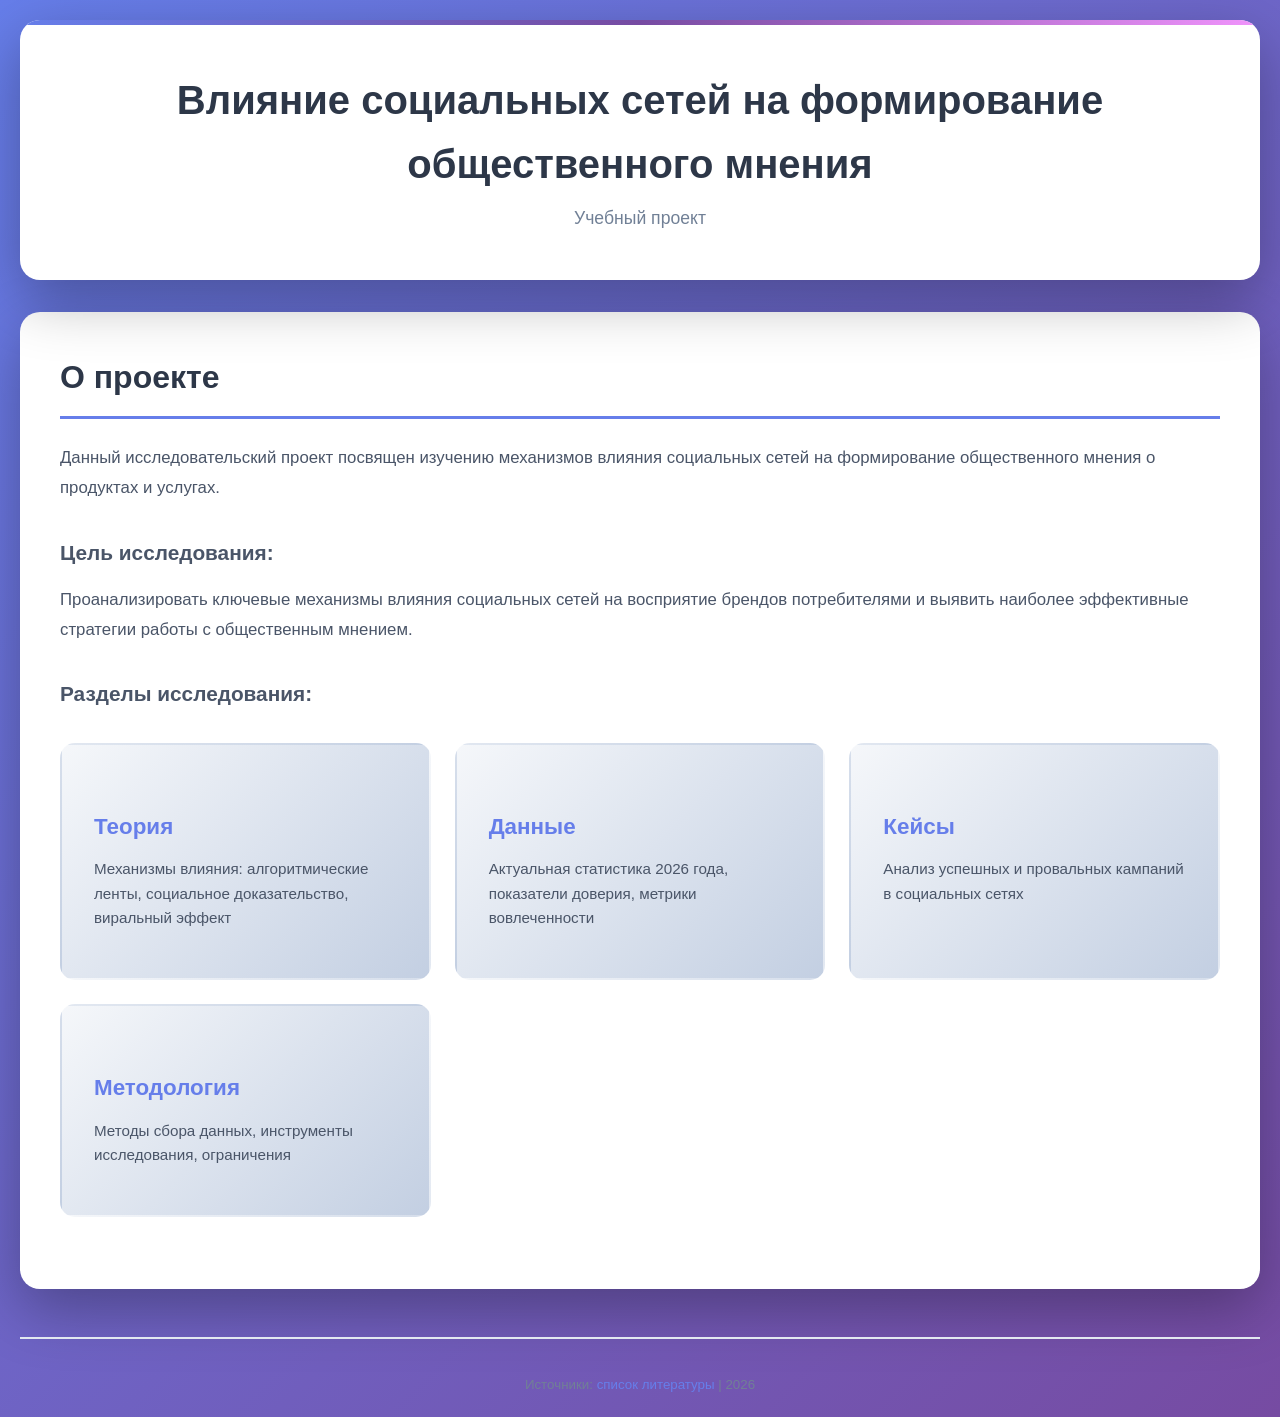
<file: index.html>
<!DOCTYPE html>
<html lang="ru">
<head>
    <meta charset="UTF-8">
    <meta name="viewport" content="width=device-width, initial-scale=1.0">
    <title>Влияние соцсетей на общественное мнение</title>
    <link rel="stylesheet" href="style.css">
</head>
<body>
    <header>
        <h1> Влияние социальных сетей на формирование общественного мнения</h1>
        <p>Учебный проект</p>
    </header>
    
    <main>
        <section class="intro">
            <h2> О проекте</h2>
            <p>Данный исследовательский проект посвящен изучению механизмов влияния социальных сетей на формирование общественного мнения о продуктах и услугах.</p>
            
            <h3> Цель исследования:</h3>
            <p>Проанализировать ключевые механизмы влияния социальных сетей на восприятие брендов потребителями и выявить наиболее эффективные стратегии работы с общественным мнением.</p>
            
            <h3> Разделы исследования:</h3>
            
            <div class="sections-grid">
    <a href="theory.html" class="section-card">
        <h3> Теория</h3>
        <p>Механизмы влияния: алгоритмические ленты, социальное доказательство, виральный эффект</p>
    </a>
    
    <a href="data.html" class="section-card">
        <h3> Данные</h3>
        <p>Актуальная статистика 2026 года, показатели доверия, метрики вовлеченности</p>
    </a>
    
    <a href="cases.html" class="section-card">
        <h3> Кейсы</h3>
        <p>Анализ успешных и провальных кампаний в социальных сетях</p>
    </a>
    
    <a href="methods.html" class="section-card">
        <h3> Методология</h3>
        <p>Методы сбора данных, инструменты исследования, ограничения</p>
    </a>
</div>
        </section>
    </main>
    
    <footer>
        <small>Источники: <a href="#sources">список литературы</a> | 2026</small>
    </footer>
</body>
</html>
</file>
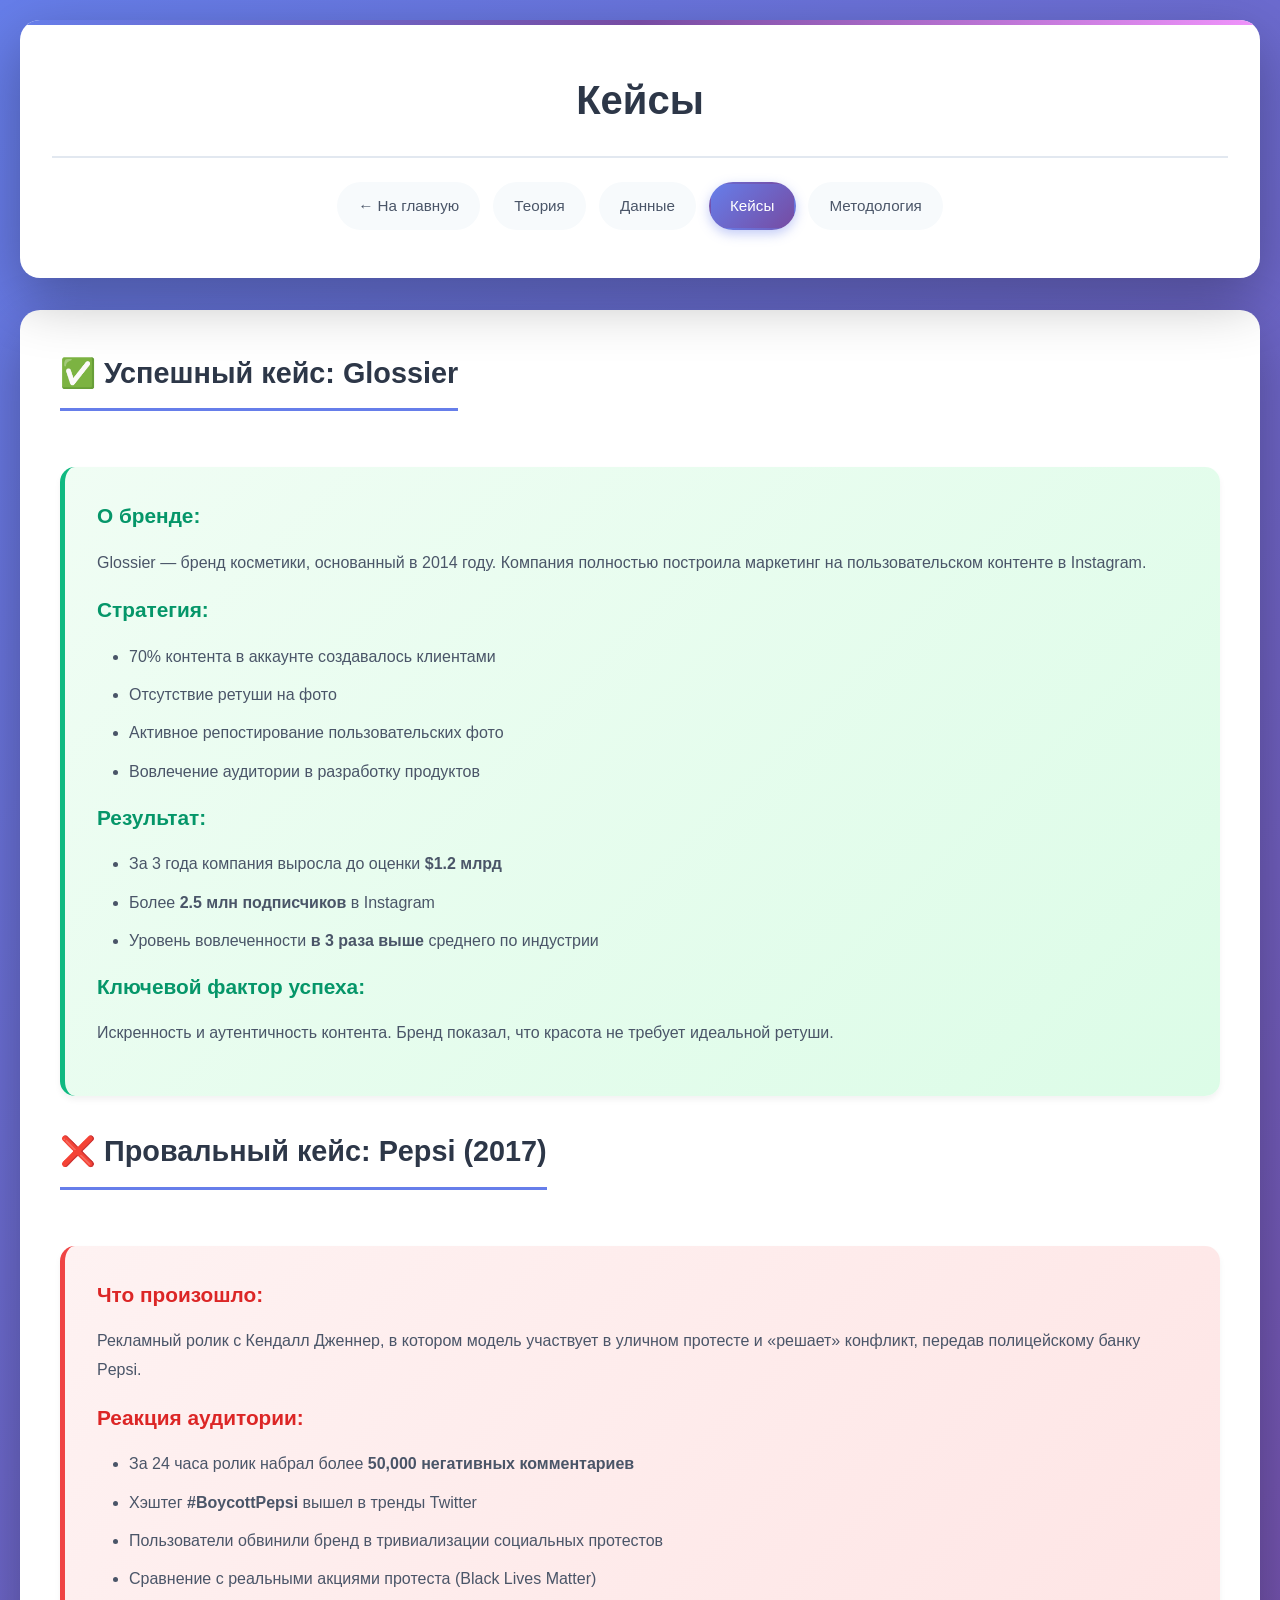
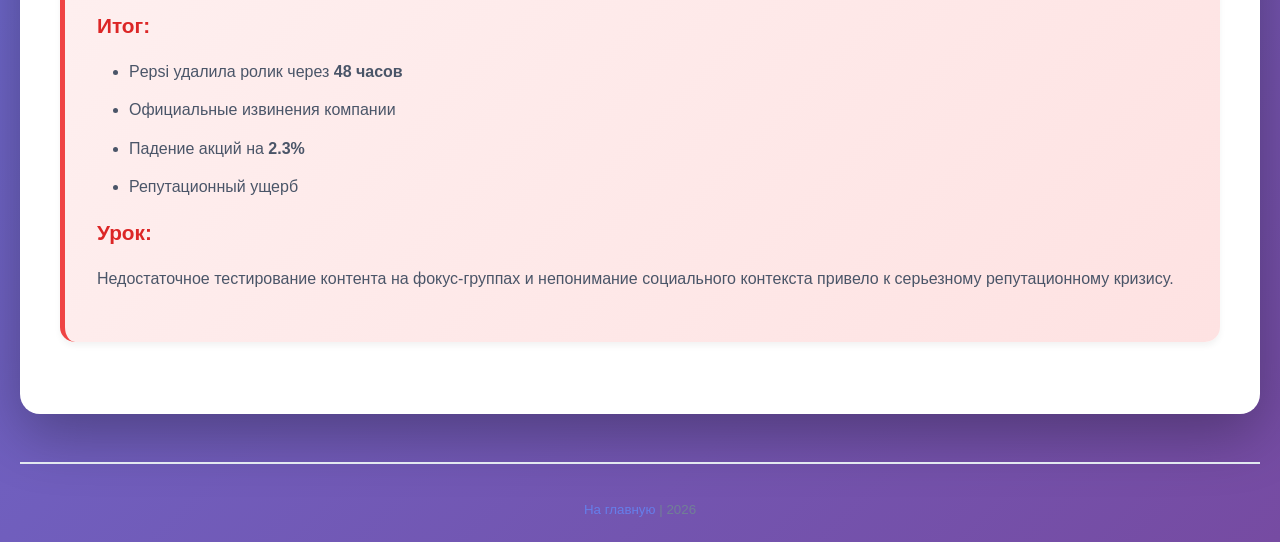
<file: cases.html>
<!DOCTYPE html>
<html lang="ru">
<head>
    <meta charset="UTF-8">
    <meta name="viewport" content="width=device-width, initial-scale=1.0">
    <title>Кейсы - Влияние соцсетей</title>
    <link rel="stylesheet" href="style.css">
</head>
<body>
    <header>
        <h1> Кейсы</h1>
        <nav class="back-nav">
            <a href="index.html">← На главную</a>
            <a href="theory.html">Теория</a>
            <a href="data.html">Данные</a>
            <a href="cases.html" class="active">Кейсы</a>
            <a href="methods.html">Методология</a>
        </nav>
    </header>
    
    <main>
        <section>
            <h2>✅ Успешный кейс: Glossier</h2>
            
            <div class="case-block success">
                <h3>О бренде:</h3>
                <p>Glossier — бренд косметики, основанный в 2014 году. Компания полностью построила маркетинг на пользовательском контенте в Instagram.</p>
                
                <h3>Стратегия:</h3>
                <ul>
                    <li>70% контента в аккаунте создавалось клиентами</li>
                    <li>Отсутствие ретуши на фото</li>
                    <li>Активное репостирование пользовательских фото</li>
                    <li>Вовлечение аудитории в разработку продуктов</li>
                </ul>
                
                <h3>Результат:</h3>
                <ul>
                    <li>За 3 года компания выросла до оценки <strong>$1.2 млрд</strong></li>
                    <li>Более <strong>2.5 млн подписчиков</strong> в Instagram</li>
                    <li>Уровень вовлеченности <strong>в 3 раза выше</strong> среднего по индустрии</li>
                </ul>
                
                <h3>Ключевой фактор успеха:</h3>
                <p>Искренность и аутентичность контента. Бренд показал, что красота не требует идеальной ретуши.</p>
            </div>
            
            <h2>❌ Провальный кейс: Pepsi (2017)</h2>
            
            <div class="case-block fail">
                <h3>Что произошло:</h3>
                <p>Рекламный ролик с Кендалл Дженнер, в котором модель участвует в уличном протесте и «решает» конфликт, передав полицейскому банку Pepsi.</p>
                
                <h3>Реакция аудитории:</h3>
                <ul>
                    <li>За 24 часа ролик набрал более <strong>50,000 негативных комментариев</strong></li>
                    <li>Хэштег <strong>#BoycottPepsi</strong> вышел в тренды Twitter</li>
                    <li>Пользователи обвинили бренд в тривиализации социальных протестов</li>
                    <li>Сравнение с реальными акциями протеста (Black Lives Matter)</li>
                </ul>
                
                <h3>Итог:</h3>
                <ul>
                    <li>Pepsi удалила ролик через <strong>48 часов</strong></li>
                    <li>Официальные извинения компании</li>
                    <li>Падение акций на <strong>2.3%</strong></li>
                    <li>Репутационный ущерб</li>
                </ul>
                
                <h3>Урок:</h3>
                <p>Недостаточное тестирование контента на фокус-группах и непонимание социального контекста привело к серьезному репутационному кризису.</p>
            </div>
        </section>
    </main>
    
    <footer>
        <small><a href="index.html">На главную</a> | 2026</small>
    </footer>
</body>
</html>
</file>
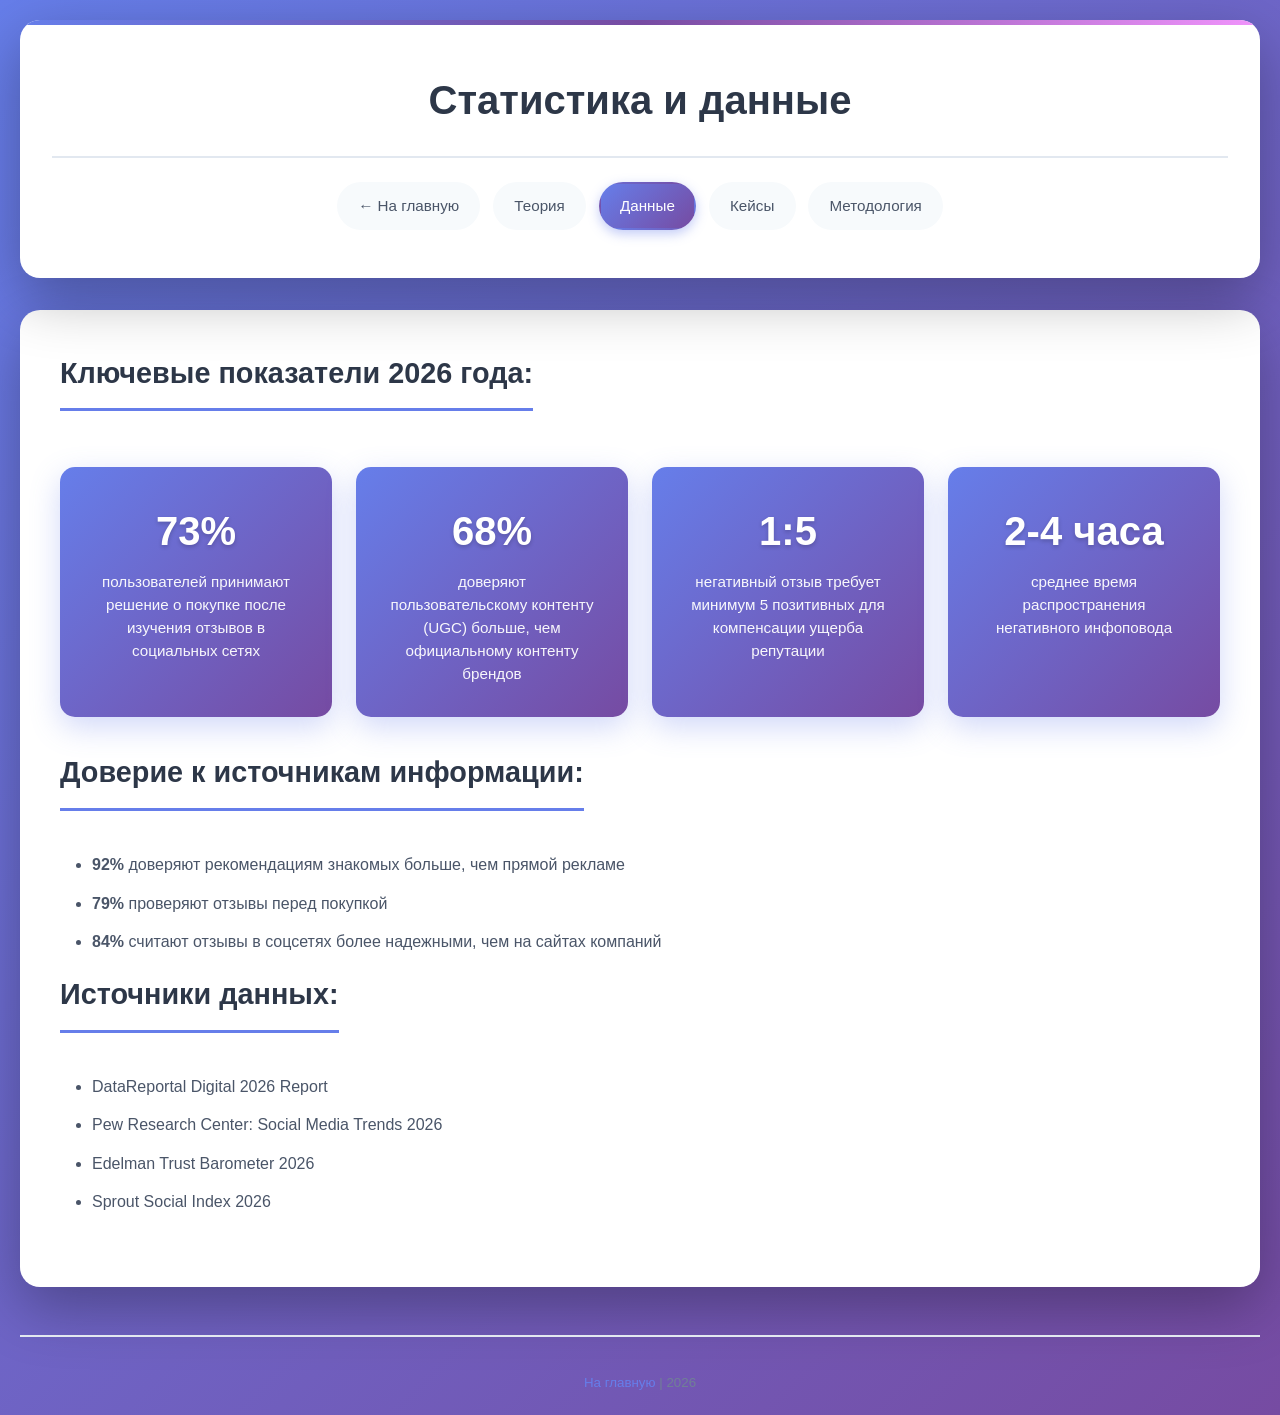
<file: data.html>
<!DOCTYPE html>
<html lang="ru">
<head>
    <meta charset="UTF-8">
    <meta name="viewport" content="width=device-width, initial-scale=1.0">
    <title>Данные - Влияние соцсетей</title>
    <link rel="stylesheet" href="style.css">
</head>
<body>
    <header>
        <h1> Статистика и данные</h1>
        <nav class="back-nav">
            <a href="index.html">← На главную</a>
            <a href="theory.html">Теория</a>
            <a href="data.html" class="active">Данные</a>
            <a href="cases.html">Кейсы</a>
            <a href="methods.html">Методология</a>
        </nav>
    </header>
    
    <main>
        <section>
            <h2>Ключевые показатели 2026 года:</h2>
            
            <div class="stats-grid">
                <div class="stat-card">
                    <div class="stat-number">73%</div>
                    <div class="stat-label">пользователей принимают решение о покупке после изучения отзывов в социальных сетях</div>
                </div>
                
                <div class="stat-card">
                    <div class="stat-number">68%</div>
                    <div class="stat-label">доверяют пользовательскому контенту (UGC) больше, чем официальному контенту брендов</div>
                </div>
                
                <div class="stat-card">
                    <div class="stat-number">1:5</div>
                    <div class="stat-label">негативный отзыв требует минимум 5 позитивных для компенсации ущерба репутации</div>
                </div>
                
                <div class="stat-card">
                    <div class="stat-number">2-4 часа</div>
                    <div class="stat-label">среднее время распространения негативного инфоповода</div>
                </div>
            </div>
            
            <h2>Доверие к источникам информации:</h2>
            <ul>
                <li><strong>92%</strong> доверяют рекомендациям знакомых больше, чем прямой рекламе</li>
                <li><strong>79%</strong> проверяют отзывы перед покупкой</li>
                <li><strong>84%</strong> считают отзывы в соцсетях более надежными, чем на сайтах компаний</li>
            </ul>
            
            <h2>Источники данных:</h2>
            <ul>
                <li>DataReportal Digital 2026 Report</li>
                <li>Pew Research Center: Social Media Trends 2026</li>
                <li>Edelman Trust Barometer 2026</li>
                <li>Sprout Social Index 2026</li>
            </ul>
        </section>
    </main>
    
    <footer>
        <small><a href="index.html">На главную</a> | 2026</small>
    </footer>
</body>
</html>
</file>
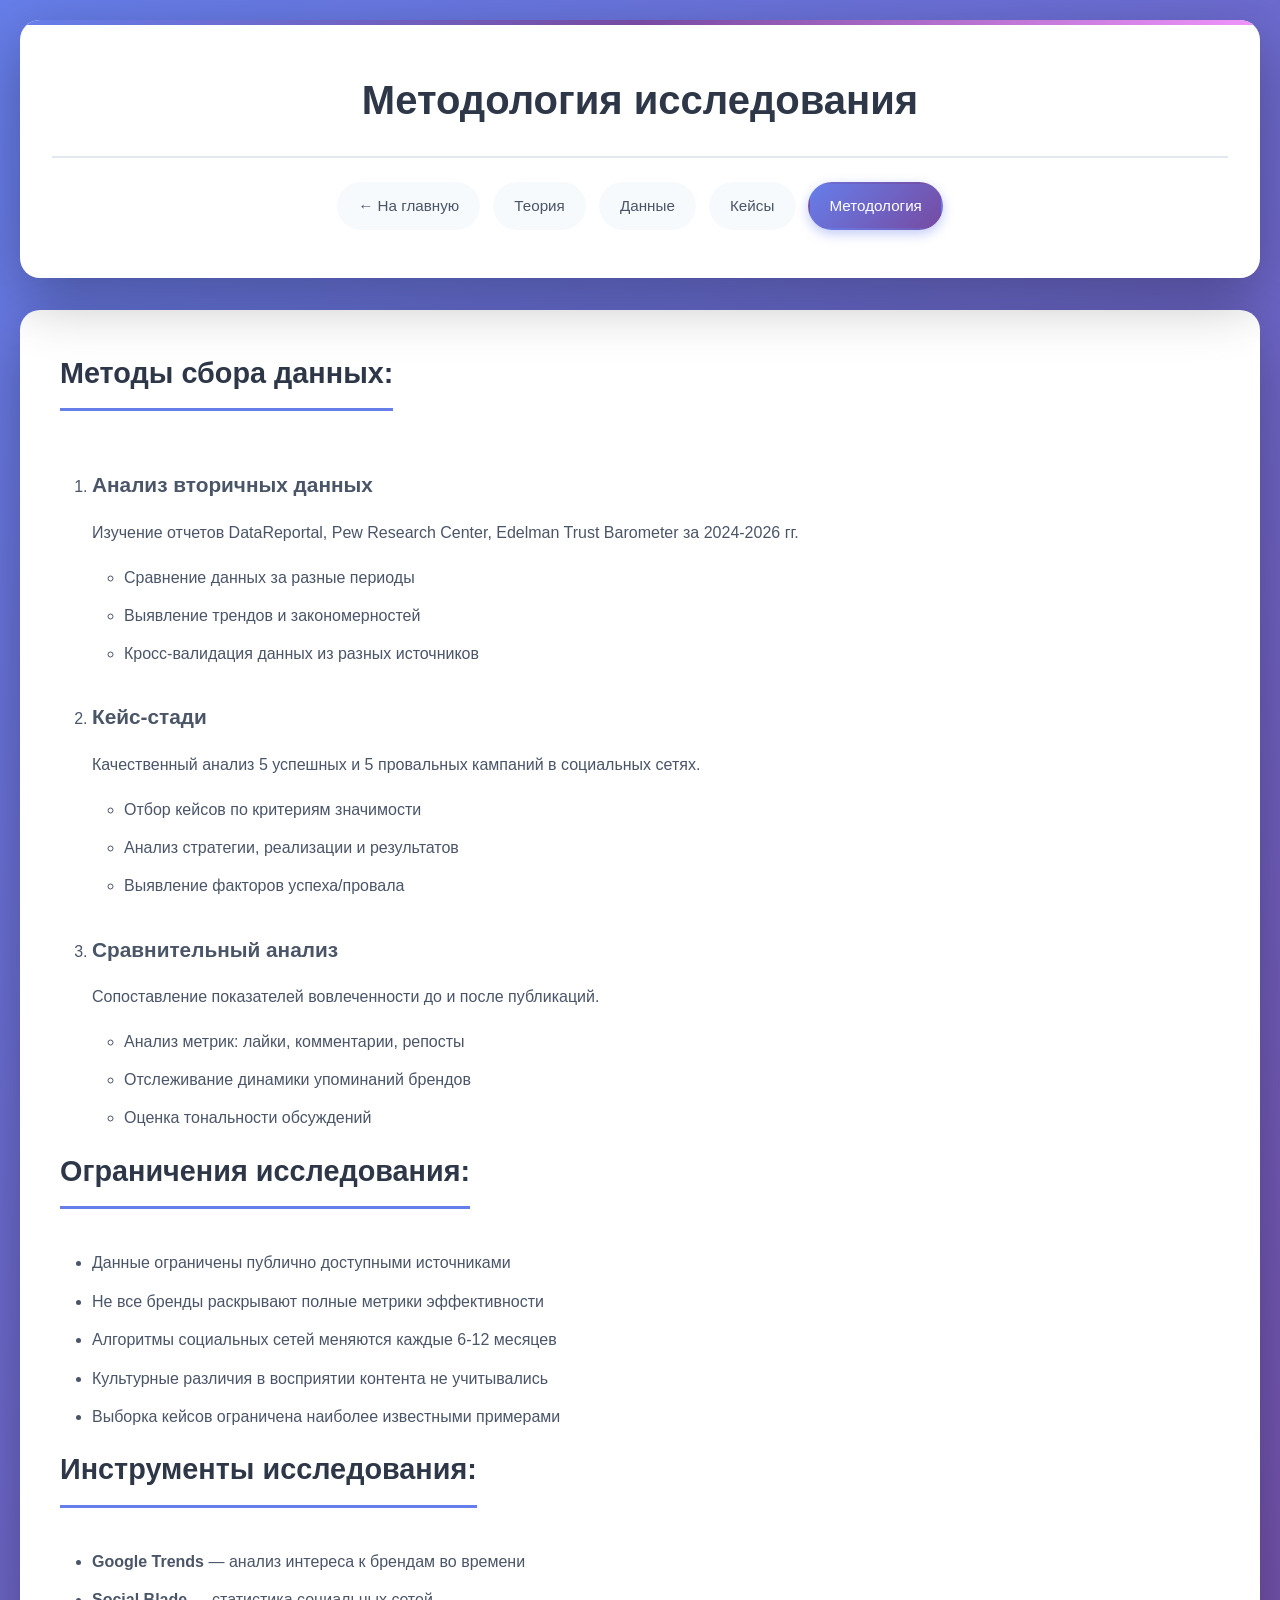
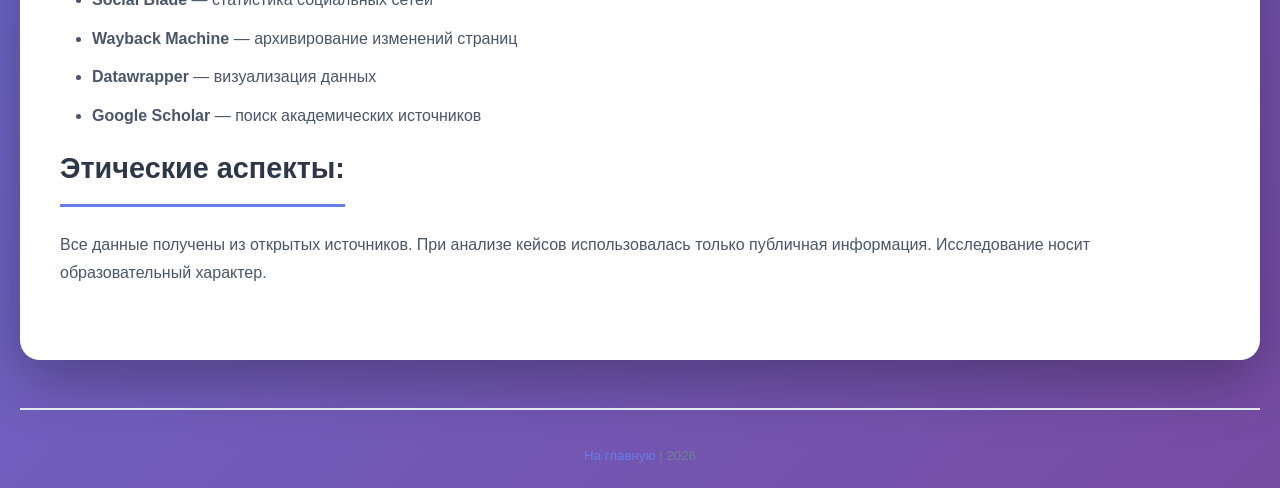
<file: methods.html>
<!DOCTYPE html>
<html lang="ru">
<head>
    <meta charset="UTF-8">
    <meta name="viewport" content="width=device-width, initial-scale=1.0">
    <title>Методология - Влияние соцсетей</title>
    <link rel="stylesheet" href="style.css">
</head>
<body>
    <header>
        <h1> Методология исследования</h1>
        <nav class="back-nav">
            <a href="index.html">← На главную</a>
            <a href="theory.html">Теория</a>
            <a href="data.html">Данные</a>
            <a href="cases.html">Кейсы</a>
            <a href="methods.html" class="active">Методология</a>
        </nav>
    </header>
    
    <main>
        <section>
            <h2>Методы сбора данных:</h2>
            
            <ol>
                <li>
                    <h3>Анализ вторичных данных</h3>
                    <p>Изучение отчетов DataReportal, Pew Research Center, Edelman Trust Barometer за 2024-2026 гг.</p>
                    <ul>
                        <li>Сравнение данных за разные периоды</li>
                        <li>Выявление трендов и закономерностей</li>
                        <li>Кросс-валидация данных из разных источников</li>
                    </ul>
                </li>
                
                <li>
                    <h3>Кейс-стади</h3>
                    <p>Качественный анализ 5 успешных и 5 провальных кампаний в социальных сетях.</p>
                    <ul>
                        <li>Отбор кейсов по критериям значимости</li>
                        <li>Анализ стратегии, реализации и результатов</li>
                        <li>Выявление факторов успеха/провала</li>
                    </ul>
                </li>
                
                <li>
                    <h3>Сравнительный анализ</h3>
                    <p>Сопоставление показателей вовлеченности до и после публикаций.</p>
                    <ul>
                        <li>Анализ метрик: лайки, комментарии, репосты</li>
                        <li>Отслеживание динамики упоминаний брендов</li>
                        <li>Оценка тональности обсуждений</li>
                    </ul>
                </li>
            </ol>
            
            <h2>Ограничения исследования:</h2>
            <ul>
                <li>Данные ограничены публично доступными источниками</li>
                <li>Не все бренды раскрывают полные метрики эффективности</li>
                <li>Алгоритмы социальных сетей меняются каждые 6-12 месяцев</li>
                <li>Культурные различия в восприятии контента не учитывались</li>
                <li>Выборка кейсов ограничена наиболее известными примерами</li>
            </ul>
            
            <h2>Инструменты исследования:</h2>
            <ul>
                <li><strong>Google Trends</strong> — анализ интереса к брендам во времени</li>
                <li><strong>Social Blade</strong> — статистика социальных сетей</li>
                <li><strong>Wayback Machine</strong> — архивирование изменений страниц</li>
                <li><strong>Datawrapper</strong> — визуализация данных</li>
                <li><strong>Google Scholar</strong> — поиск академических источников</li>
            </ul>
            
            <h2>Этические аспекты:</h2>
            <p>Все данные получены из открытых источников. При анализе кейсов использовалась только публичная информация. Исследование носит образовательный характер.</p>
        </section>
    </main>
    
    <footer>
        <small><a href="index.html">На главную</a> | 2026</small>
    </footer>
</body>
</html>
</file>
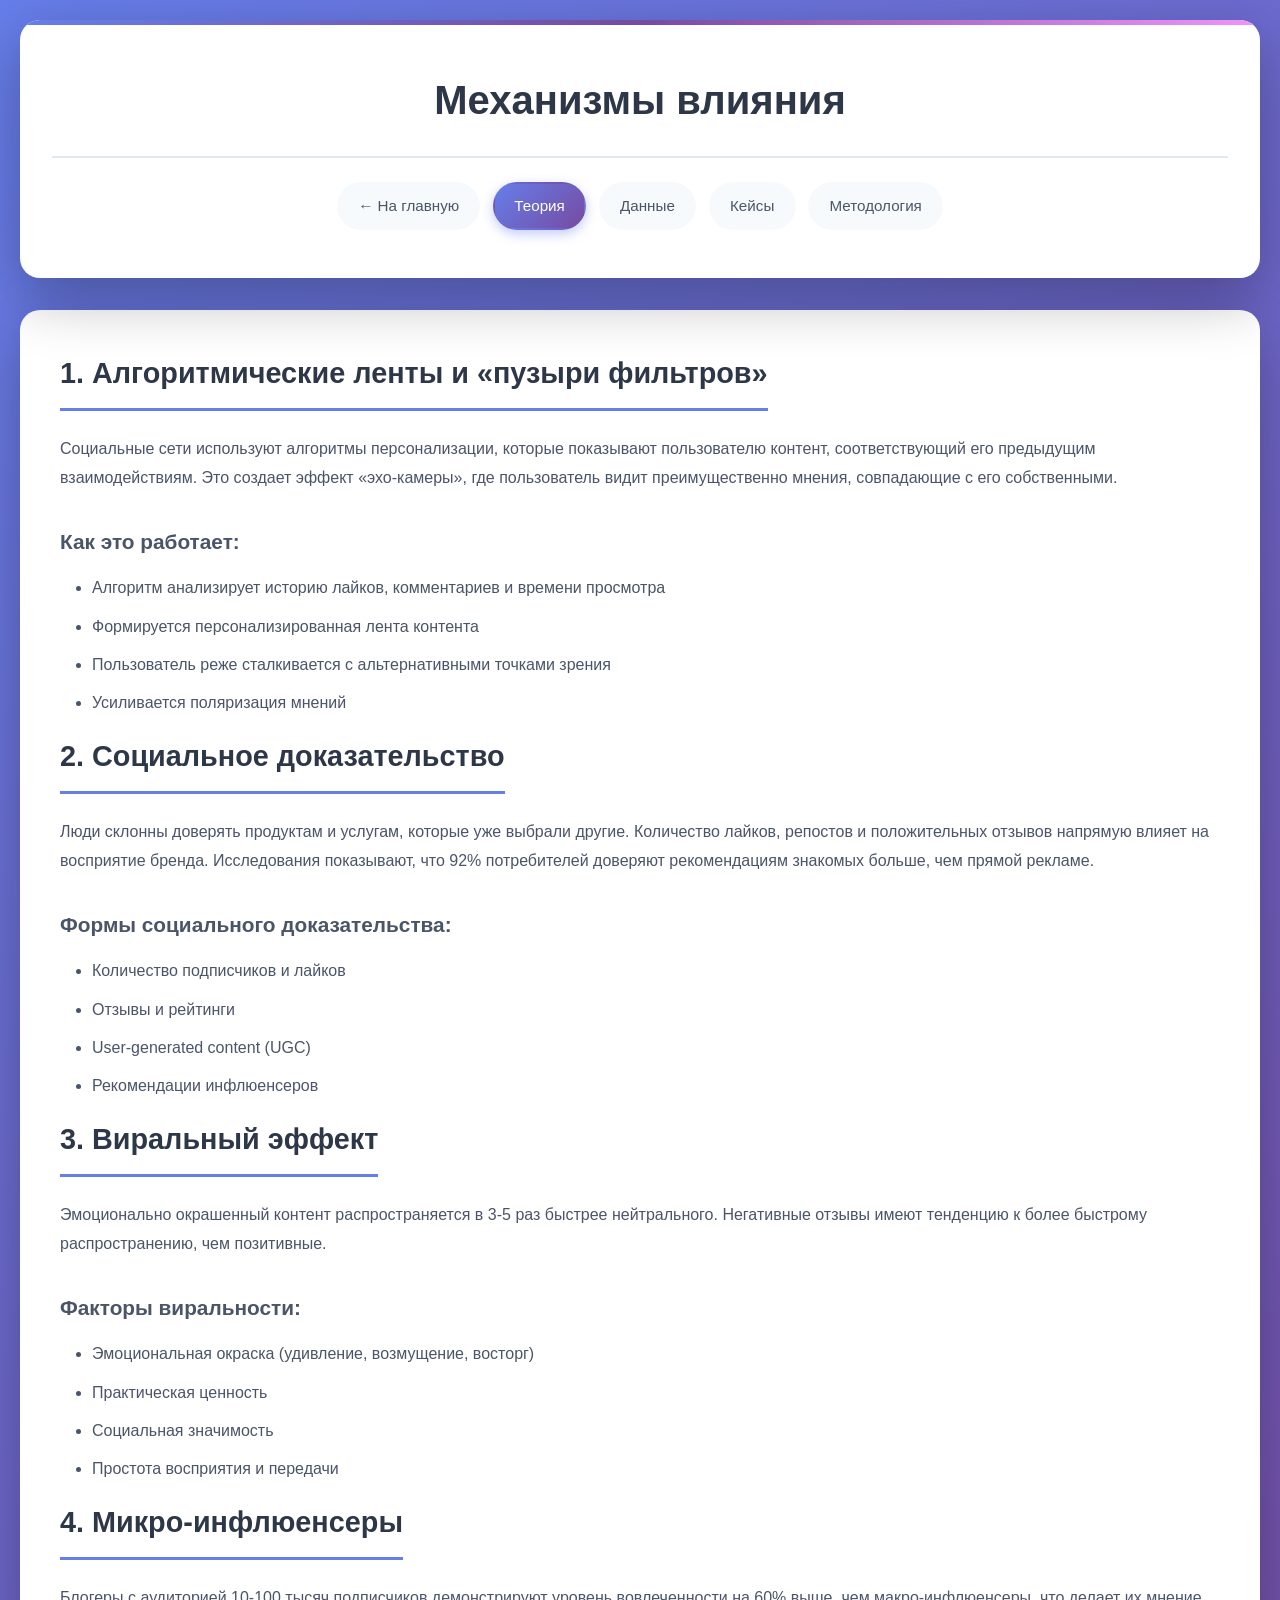
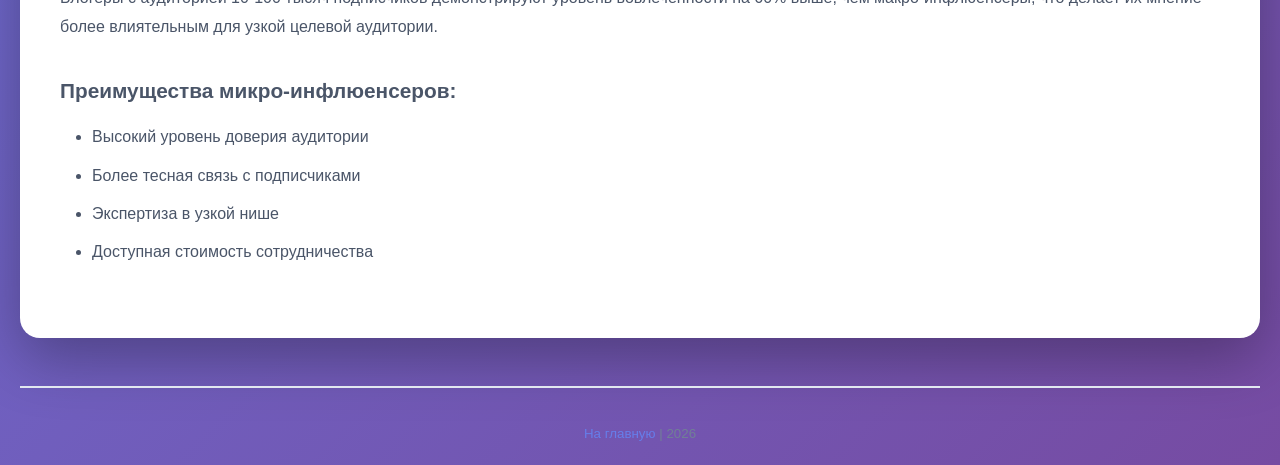
<file: theory.html>
<!DOCTYPE html>
<html lang="ru">
<head>
    <meta charset="UTF-8">
    <meta name="viewport" content="width=device-width, initial-scale=1.0">
    <title>Теория - Влияние соцсетей</title>
    <link rel="stylesheet" href="style.css">
</head>
<body>
    <header>
        <h1> Механизмы влияния</h1>
        <nav class="back-nav">
            <a href="index.html">← На главную</a>
            <a href="theory.html" class="active">Теория</a>
            <a href="data.html">Данные</a>
            <a href="cases.html">Кейсы</a>
            <a href="methods.html">Методология</a>
        </nav>
    </header>
    
    <main>
        <section>
            <h2>1. Алгоритмические ленты и «пузыри фильтров»</h2>
            <p>Социальные сети используют алгоритмы персонализации, которые показывают пользователю контент, соответствующий его предыдущим взаимодействиям. Это создает эффект «эхо-камеры», где пользователь видит преимущественно мнения, совпадающие с его собственными.</p>
            
            <h3>Как это работает:</h3>
            <ul>
                <li>Алгоритм анализирует историю лайков, комментариев и времени просмотра</li>
                <li>Формируется персонализированная лента контента</li>
                <li>Пользователь реже сталкивается с альтернативными точками зрения</li>
                <li>Усиливается поляризация мнений</li>
            </ul>
            
            <h2>2. Социальное доказательство</h2>
            <p>Люди склонны доверять продуктам и услугам, которые уже выбрали другие. Количество лайков, репостов и положительных отзывов напрямую влияет на восприятие бренда. Исследования показывают, что 92% потребителей доверяют рекомендациям знакомых больше, чем прямой рекламе.</p>
            
            <h3>Формы социального доказательства:</h3>
            <ul>
                <li>Количество подписчиков и лайков</li>
                <li>Отзывы и рейтинги</li>
                <li>User-generated content (UGC)</li>
                <li>Рекомендации инфлюенсеров</li>
            </ul>
            
            <h2>3. Виральный эффект</h2>
            <p>Эмоционально окрашенный контент распространяется в 3-5 раз быстрее нейтрального. Негативные отзывы имеют тенденцию к более быстрому распространению, чем позитивные.</p>
            
            <h3>Факторы виральности:</h3>
            <ul>
                <li>Эмоциональная окраска (удивление, возмущение, восторг)</li>
                <li>Практическая ценность</li>
                <li>Социальная значимость</li>
                <li>Простота восприятия и передачи</li>
            </ul>
            
            <h2>4. Микро-инфлюенсеры</h2>
            <p>Блогеры с аудиторией 10-100 тысяч подписчиков демонстрируют уровень вовлеченности на 60% выше, чем макро-инфлюенсеры, что делает их мнение более влиятельным для узкой целевой аудитории.</p>
            
            <h3>Преимущества микро-инфлюенсеров:</h3>
            <ul>
                <li>Высокий уровень доверия аудитории</li>
                <li>Более тесная связь с подписчиками</li>
                <li>Экспертиза в узкой нише</li>
                <li>Доступная стоимость сотрудничества</li>
            </ul>
        </section>
    </main>
    
    <footer>
        <small><a href="index.html">На главную</a> | 2026</small>
    </footer>
</body>
</html>
</file>
<file: style.css>
* {
    margin: 0;
    padding: 0;
    box-sizing: border-box;
}

body {
    font-family: -apple-system, BlinkMacSystemFont, 'Segoe UI', Roboto, 'Helvetica Neue', Arial, sans-serif;
    line-height: 1.6;
    color: #2d3748;
    background: linear-gradient(135deg, #667eea 0%, #764ba2 100%);
    min-height: 100vh;
    padding: 20px;
}

.container {
    max-width: 1000px;
    margin: 0 auto;
}

/* Шапка */
header {
    background: white;
    padding: 3rem 2rem;
    border-radius: 20px;
    box-shadow: 0 20px 60px rgba(0,0,0,0.3);
    margin-bottom: 2rem;
    text-align: center;
    position: relative;
    overflow: hidden;
}

header::before {
    content: '';
    position: absolute;
    top: 0;
    left: 0;
    right: 0;
    height: 5px;
    background: linear-gradient(90deg, #667eea, #764ba2, #f093fb);
}

header h1 {
    font-size: 2.5rem;
    color: #2d3748;
    margin-bottom: 0.5rem;
    font-weight: 700;
}

header p {
    color: #718096;
    font-size: 1.1rem;
}

/* Навигация */
.back-nav {
    display: flex;
    gap: 0.8rem;
    flex-wrap: wrap;
    justify-content: center;
    margin-top: 1.5rem;
    padding-top: 1.5rem;
    border-top: 2px solid #e2e8f0;
}

.back-nav a {
    color: #4a5568;
    text-decoration: none;
    padding: 0.6rem 1.2rem;
    border-radius: 50px;
    font-size: 0.95rem;
    font-weight: 500;
    background: #f7fafc;
    transition: all 0.3s ease;
    border: 2px solid transparent;
}

.back-nav a:hover {
    background: #667eea;
    color: white;
    transform: translateY(-2px);
    box-shadow: 0 4px 12px rgba(102, 126, 234, 0.4);
}

.back-nav a.active {
    background: linear-gradient(135deg, #667eea, #764ba2);
    color: white;
    box-shadow: 0 4px 12px rgba(102, 126, 234, 0.4);
}

/* Основной контент */
main {
    background: white;
    border-radius: 20px;
    padding: 2.5rem;
    box-shadow: 0 20px 60px rgba(0,0,0,0.3);
}

/* Секции */
section {
    margin-bottom: 2rem;
}

.intro h2 {
    color: #2d3748;
    font-size: 2rem;
    margin-bottom: 1.5rem;
    display: flex;
    align-items: center;
    gap: 0.5rem;
}

.intro h3 {
    color: #4a5568;
    font-size: 1.3rem;
    margin: 2rem 0 1rem 0;
    display: flex;
    align-items: center;
    gap: 0.5rem;
}

.intro p {
    color: #4a5568;
    font-size: 1.05rem;
    line-height: 1.8;
    margin-bottom: 1rem;
}

/* Карточки разделов */
.sections-grid {
    display: grid;
    grid-template-columns: repeat(auto-fit, minmax(280px, 1fr));
    gap: 1.5rem;
    margin-top: 2rem;
}

.section-card {
    background: linear-gradient(135deg, #f5f7fa 0%, #c3cfe2 100%);
    padding: 2rem;
    border-radius: 15px;
    text-decoration: none;
    color: #2d3748;
    transition: all 0.3s ease;
    border: 2px solid transparent;
    position: relative;
    overflow: hidden;
}

.section-card::before {
    content: '';
    position: absolute;
    top: 0;
    left: 0;
    width: 100%;
    height: 100%;
    background: linear-gradient(135deg, #667eea 0%, #764ba2 100%);
    opacity: 0;
    transition: opacity 0.3s ease;
    z-index: 0;
}

.section-card:hover::before {
    opacity: 1;
}

.section-card > * {
    position: relative;
    z-index: 1;
}

.section-card:hover {
    transform: translateY(-10px);
    box-shadow: 0 20px 40px rgba(102, 126, 234, 0.4);
    color: white;
}

.section-card h3 {
    color: #667eea;
    font-size: 1.4rem;
    margin-bottom: 0.8rem;
    transition: color 0.3s ease;
}

.section-card:hover h3 {
    color: white;
}

.section-card p {
    color: #4a5568;
    font-size: 0.95rem;
    line-height: 1.6;
    transition: color 0.3s ease;
}

.section-card:hover p {
    color: rgba(255,255,255,0.9);
}

/* Заголовки секций */
section h2 {
    color: #2d3748;
    font-size: 1.8rem;
    margin-bottom: 1.5rem;
    padding-bottom: 0.8rem;
    border-bottom: 3px solid #667eea;
    display: inline-block;
}

section h3 {
    color: #4a5568;
    font-size: 1.3rem;
    margin: 2rem 0 1rem 0;
    font-weight: 600;
}

/* Текст и списки */
section p {
    color: #4a5568;
    margin-bottom: 1rem;
    line-height: 1.8;
}

section ul, section ol {
    margin: 1rem 0 1rem 2rem;
    color: #4a5568;
}

section li {
    margin-bottom: 0.7rem;
    line-height: 1.7;
}

/* Статистика */
.stats-grid {
    display: grid;
    grid-template-columns: repeat(auto-fit, minmax(220px, 1fr));
    gap: 1.5rem;
    margin: 2rem 0;
}

.stat-card {
    background: linear-gradient(135deg, #667eea 0%, #764ba2 100%);
    padding: 2rem;
    border-radius: 15px;
    text-align: center;
    color: white;
    box-shadow: 0 10px 30px rgba(102, 126, 234, 0.3);
    transition: transform 0.3s ease;
}

.stat-card:hover {
    transform: translateY(-5px) scale(1.02);
}

.stat-number {
    font-size: 2.5rem;
    font-weight: bold;
    margin-bottom: 0.5rem;
    text-shadow: 0 2px 4px rgba(0,0,0,0.2);
}

.stat-label {
    font-size: 0.95rem;
    opacity: 0.95;
    line-height: 1.5;
}

/* Кейсы */
.case-block {
    padding: 2rem;
    border-radius: 15px;
    margin: 2rem 0;
    border-left: 5px solid #667eea;
    background: #f7fafc;
    box-shadow: 0 4px 6px rgba(0,0,0,0.05);
}

.case-block.success {
    border-left-color: #10b981;
    background: linear-gradient(135deg, #f0fdf4 0%, #dcfce7 100%);
}

.case-block.fail {
    border-left-color: #ef4444;
    background: linear-gradient(135deg, #fef2f2 0%, #fee2e2 100%);
}

.case-block h3 {
    color: #2d3748;
    margin-top: 0;
}

.case-block.success h3 {
    color: #059669;
}

.case-block.fail h3 {
    color: #dc2626;
}

/* Футер */
footer {
    text-align: center;
    margin-top: 3rem;
    padding-top: 2rem;
    border-top: 2px solid #e2e8f0;
    color: #718096;
}

footer a {
    color: #667eea;
    text-decoration: none;
    font-weight: 500;
    transition: color 0.3s ease;
}

footer a:hover {
    color: #764ba2;
    text-decoration: underline;
}

/* Адаптивность */
@media (max-width: 768px) {
    body {
        padding: 10px;
    }
    
    header {
        padding: 2rem 1.5rem;
    }
    
    header h1 {
        font-size: 1.8rem;
    }
    
    main {
        padding: 1.5rem;
    }
    
    .sections-grid {
        grid-template-columns: 1fr;
    }
    
    .stats-grid {
        grid-template-columns: 1fr;
    }
    
    .back-nav {
        flex-direction: column;
    }
    
    .back-nav a {
        width: 100%;
        text-align: center;
    }
}

/* Анимации */
@keyframes fadeIn {
    from {
        opacity: 0;
        transform: translateY(20px);
    }
    to {
        opacity: 1;
        transform: translateY(0);
    }
}

main {
    animation: fadeIn 0.6s ease-out;
}

.section-card {
    animation: fadeIn 0.6s ease-out;
    animation-fill-mode: both;
}

.section-card:nth-child(1) { animation-delay: 0.1s; }
.section-card:nth-child(2) { animation-delay: 0.2s; }
.section-card:nth-child(3) { animation-delay: 0.3s; }
.section-card:nth-child(4) { animation-delay: 0.4s; }
</file>
